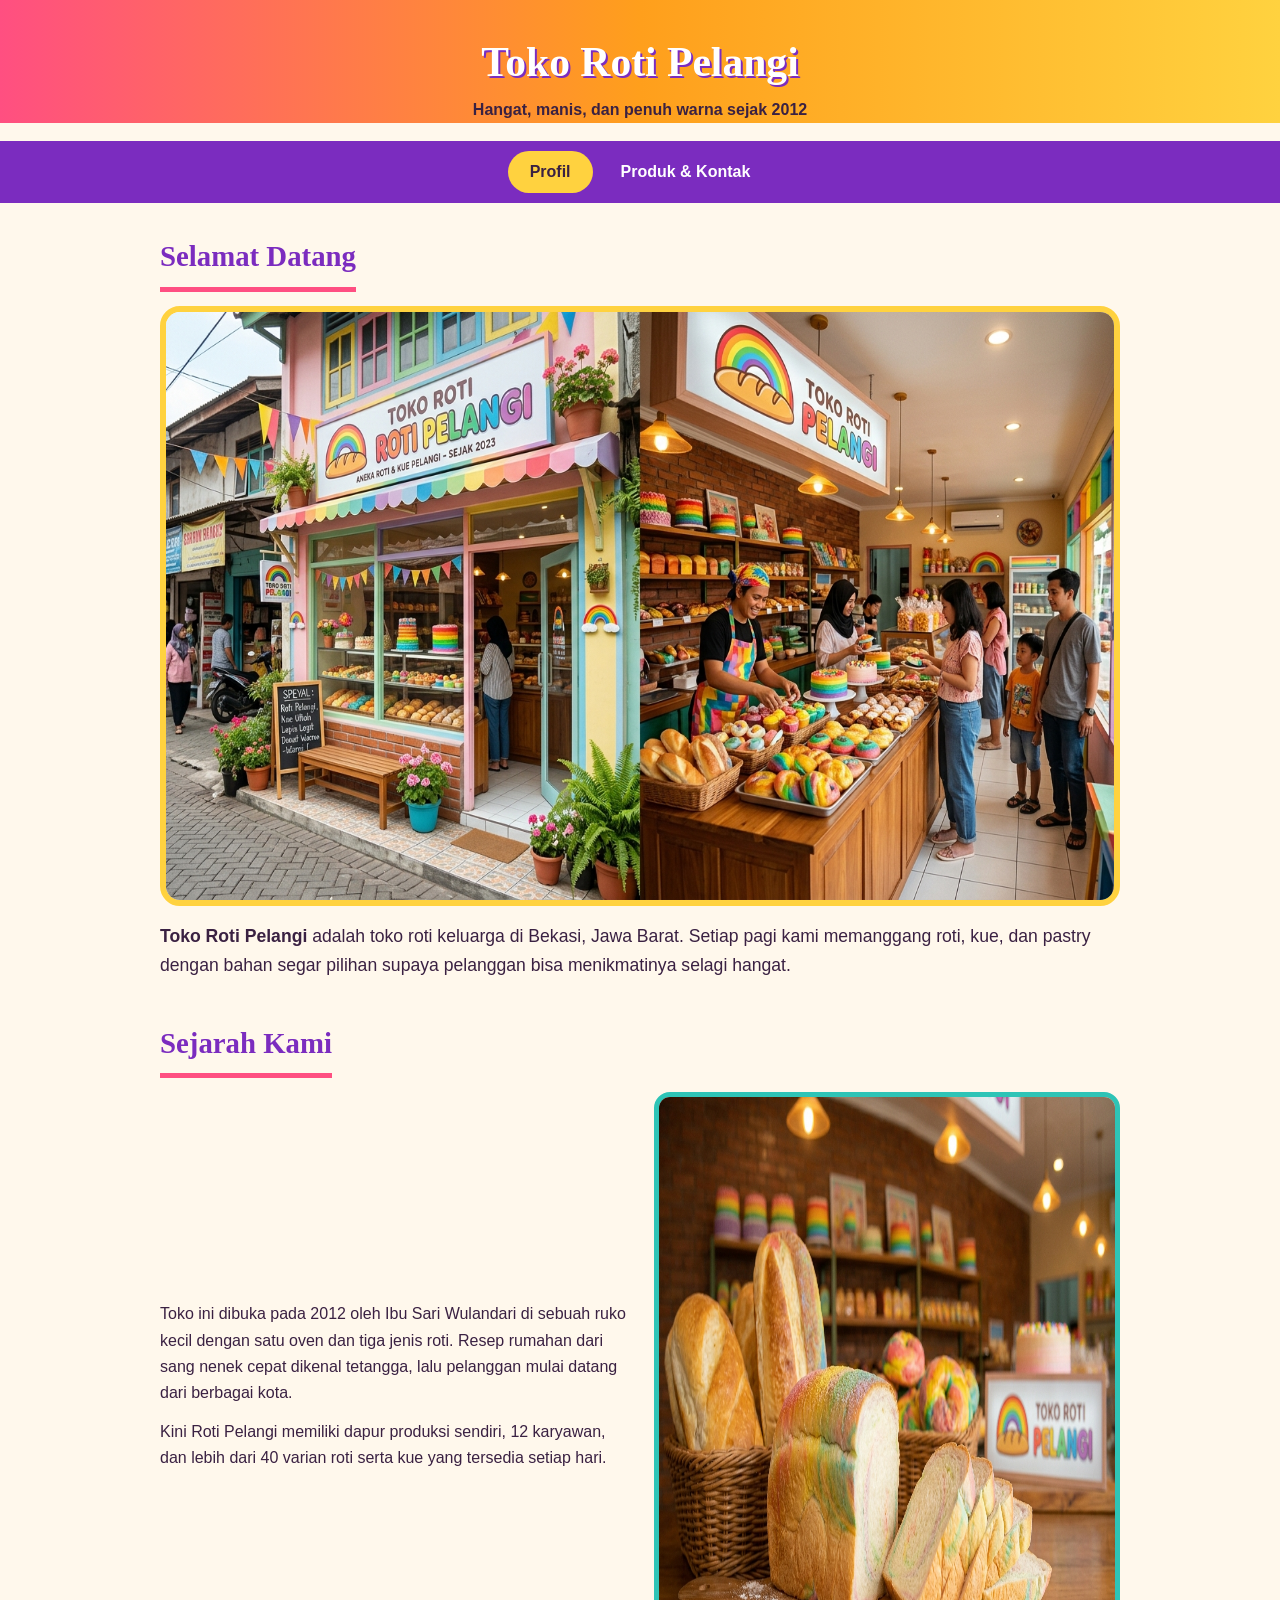
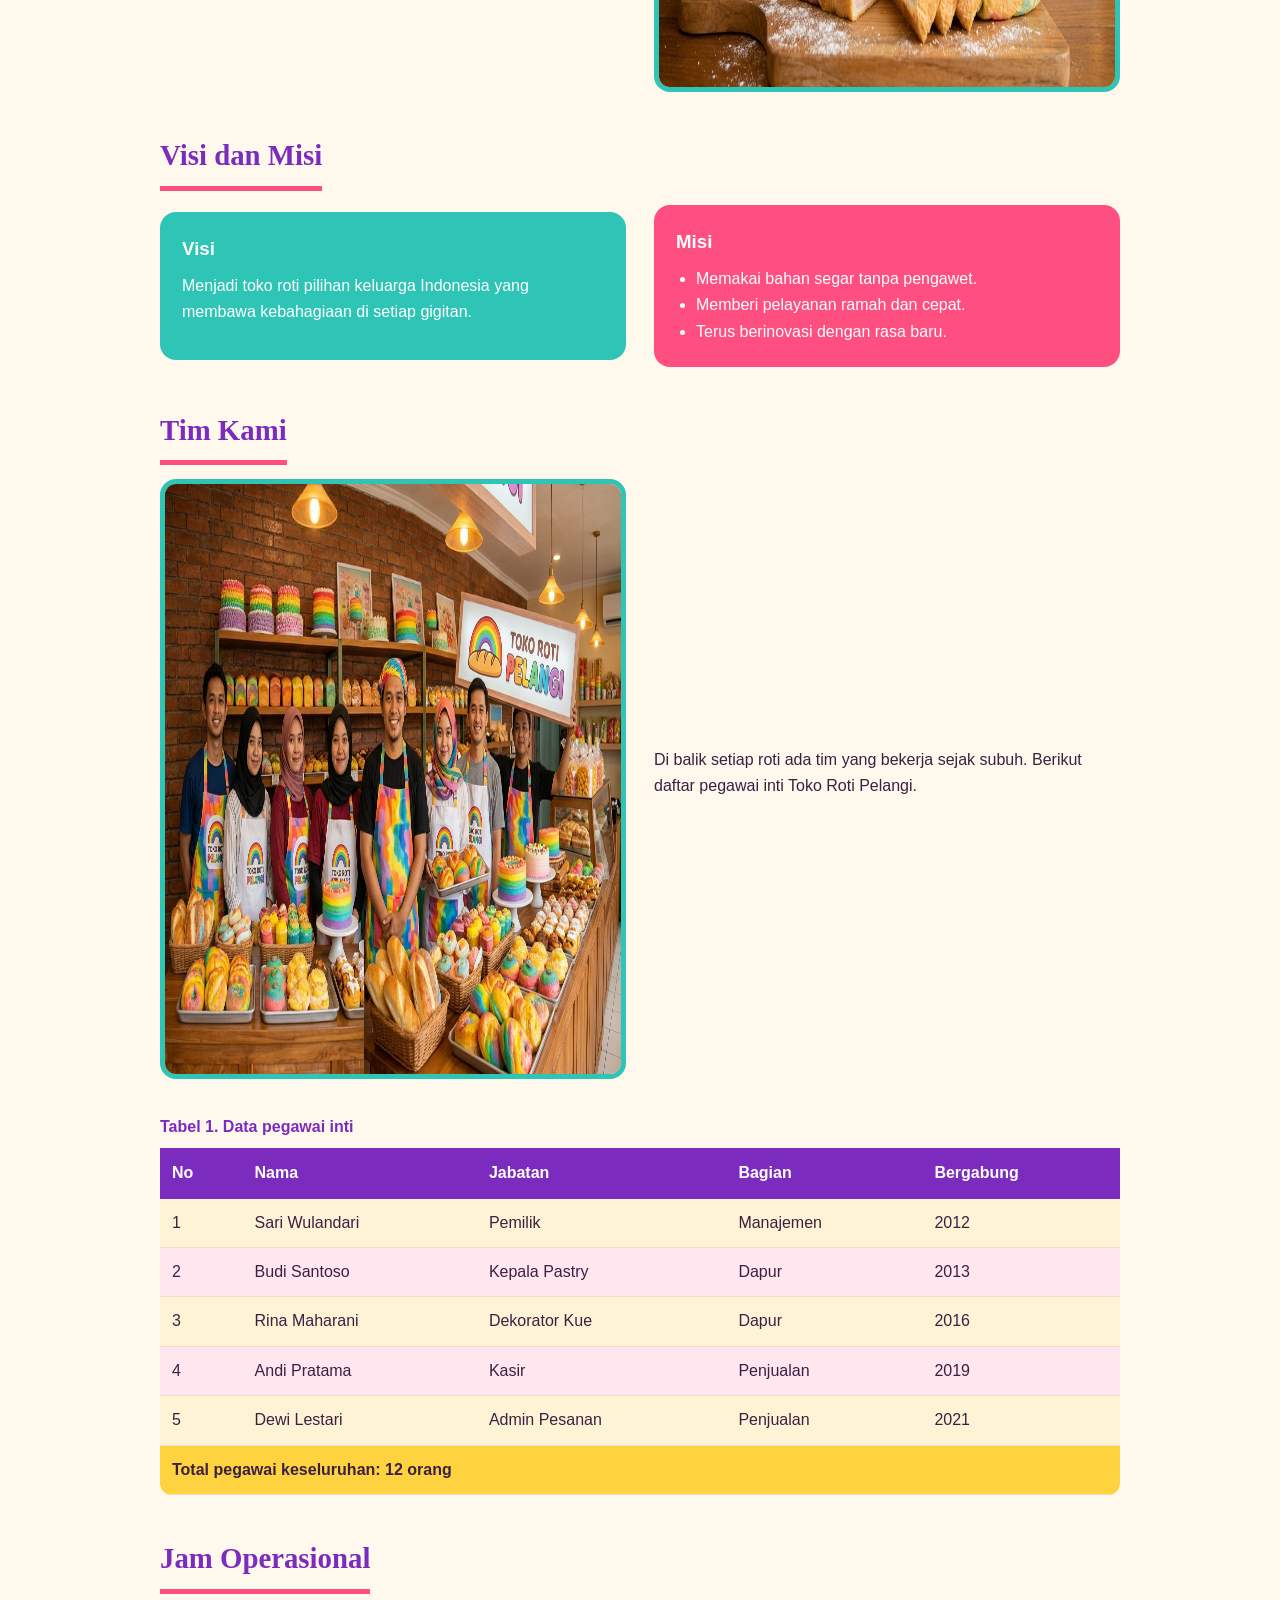
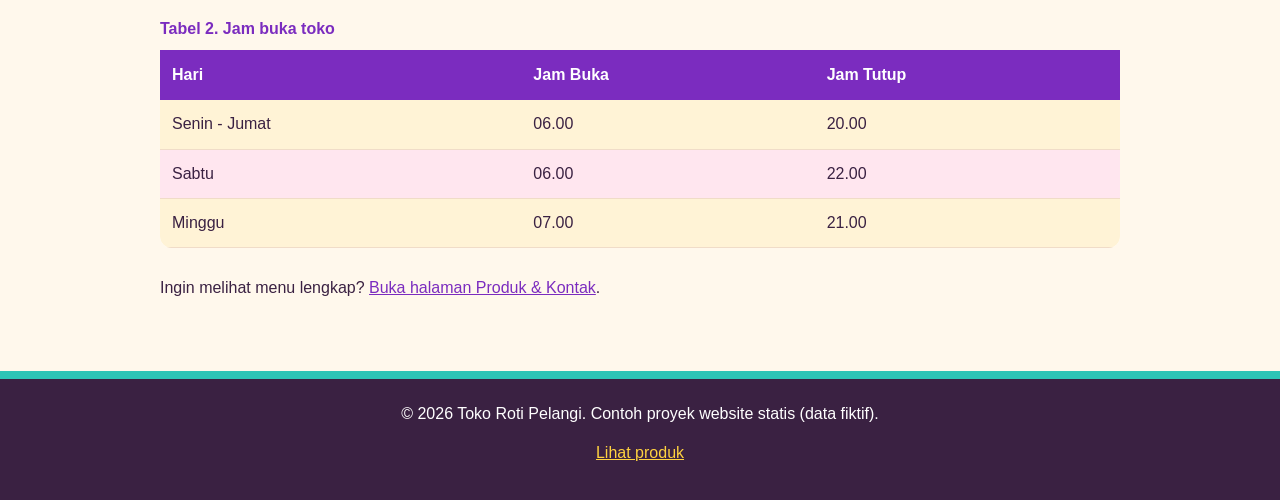
<file: index.html>
<!DOCTYPE html>
<html lang="id">
<head>
  <meta charset="UTF-8">
  <meta name="viewport" content="width=device-width, initial-scale=1.0">
  <title>Profil - Toko Roti Pelangi</title>
  <link rel="stylesheet" href="style.css">
</head>
<body>

  <!-- HEADER -->
  <header>
    <h1>Toko Roti Pelangi</h1>
    <p>Hangat, manis, dan penuh warna sejak 2012</p>
  </header>

  <!-- NAVIGASI (perpindahan halaman memakai tag a) -->
  <nav>
    <a href="index.html" class="aktif">Profil</a>
    <a href="produk.html">Produk &amp; Kontak</a>
  </nav>

  <main>

    <!-- Bagian 1: Perkenalan -->
    <section class="hero">
      <h2>Selamat Datang</h2>
      <img src="hero.jpg" alt="Tampak depan Toko Roti Pelangi" width="900" height="600">
      <p>
        <strong>Toko Roti Pelangi</strong> adalah toko roti keluarga di Bekasi, Jawa Barat.
        Setiap pagi kami memanggang roti, kue, dan pastry dengan bahan segar pilihan
        supaya pelanggan bisa menikmatinya selagi hangat.
      </p>
    </section>

    <!-- Bagian 2: Sejarah (teks + gambar) -->
    <section>
      <h2>Sejarah Kami</h2>
      <div class="dua-kolom">
        <div>
          <p>
            Toko ini dibuka pada 2012 oleh Ibu Sari Wulandari di sebuah ruko kecil dengan
            satu oven dan tiga jenis roti. Resep rumahan dari sang nenek cepat dikenal
            tetangga, lalu pelanggan mulai datang dari berbagai kota.
          </p>
          <p>
            Kini Roti Pelangi memiliki dapur produksi sendiri, 12 karyawan,
            dan lebih dari 40 varian roti serta kue yang tersedia setiap hari.
          </p>
        </div>
        <div>
          <img src="roti-tawar.jpg" alt="Roti tawar dan baguette hasil panggangan pagi" width="900" height="600">
        </div>
      </div>
    </section>

    <!-- Bagian 3: Visi & Misi -->
    <section>
      <h2>Visi dan Misi</h2>
      <div class="dua-kolom">
        <div class="kotak-warna visi">
          <h3>Visi</h3>
          <p>Menjadi toko roti pilihan keluarga Indonesia yang membawa kebahagiaan di setiap gigitan.</p>
        </div>
        <div class="kotak-warna misi">
          <h3>Misi</h3>
          <ul>
            <li>Memakai bahan segar tanpa pengawet.</li>
            <li>Memberi pelayanan ramah dan cepat.</li>
            <li>Terus berinovasi dengan rasa baru.</li>
          </ul>
        </div>
      </div>
    </section>

    <!-- Bagian 4: Tim (gambar + tabel) -->
    <section>
      <h2>Tim Kami</h2>
      <div class="dua-kolom">
        <div>
          <img src="tim.jpg" alt="Ilustrasi tim pegawai Toko Roti Pelangi" width="900" height="600">
        </div>
        <div>
          <p>
            Di balik setiap roti ada tim yang bekerja sejak subuh. Berikut daftar
            pegawai inti Toko Roti Pelangi.
          </p>
        </div>
      </div>

      <br>
      <div class="bungkus-tabel">
        <table>
          <caption>Tabel 1. Data pegawai inti</caption>
          <thead>
            <tr>
              <th>No</th>
              <th>Nama</th>
              <th>Jabatan</th>
              <th>Bagian</th>
              <th>Bergabung</th>
            </tr>
          </thead>
          <tbody>
            <tr><td>1</td><td>Sari Wulandari</td><td>Pemilik</td><td>Manajemen</td><td>2012</td></tr>
            <tr><td>2</td><td>Budi Santoso</td><td>Kepala Pastry</td><td>Dapur</td><td>2013</td></tr>
            <tr><td>3</td><td>Rina Maharani</td><td>Dekorator Kue</td><td>Dapur</td><td>2016</td></tr>
            <tr><td>4</td><td>Andi Pratama</td><td>Kasir</td><td>Penjualan</td><td>2019</td></tr>
            <tr><td>5</td><td>Dewi Lestari</td><td>Admin Pesanan</td><td>Penjualan</td><td>2021</td></tr>
          </tbody>
          <tfoot>
            <tr><td colspan="5">Total pegawai keseluruhan: 12 orang</td></tr>
          </tfoot>
        </table>
      </div>
    </section>

    <!-- Bagian 5: Tabel jam operasional -->
    <section>
      <h2>Jam Operasional</h2>
      <div class="bungkus-tabel">
        <table>
          <caption>Tabel 2. Jam buka toko</caption>
          <thead>
            <tr><th>Hari</th><th>Jam Buka</th><th>Jam Tutup</th></tr>
          </thead>
          <tbody>
            <tr><td>Senin - Jumat</td><td>06.00</td><td>20.00</td></tr>
            <tr><td>Sabtu</td><td>06.00</td><td>22.00</td></tr>
            <tr><td>Minggu</td><td>07.00</td><td>21.00</td></tr>
          </tbody>
        </table>
      </div>
      <p><br>Ingin melihat menu lengkap? <a href="produk.html">Buka halaman Produk &amp; Kontak</a>.</p>
    </section>

  </main>

  <!-- FOOTER -->
  <footer>
    <p>&copy; 2026 Toko Roti Pelangi. Contoh proyek website statis (data fiktif).</p>
    <p><a href="produk.html">Lihat produk</a></p>
  </footer>

</body>
</html>
</file>
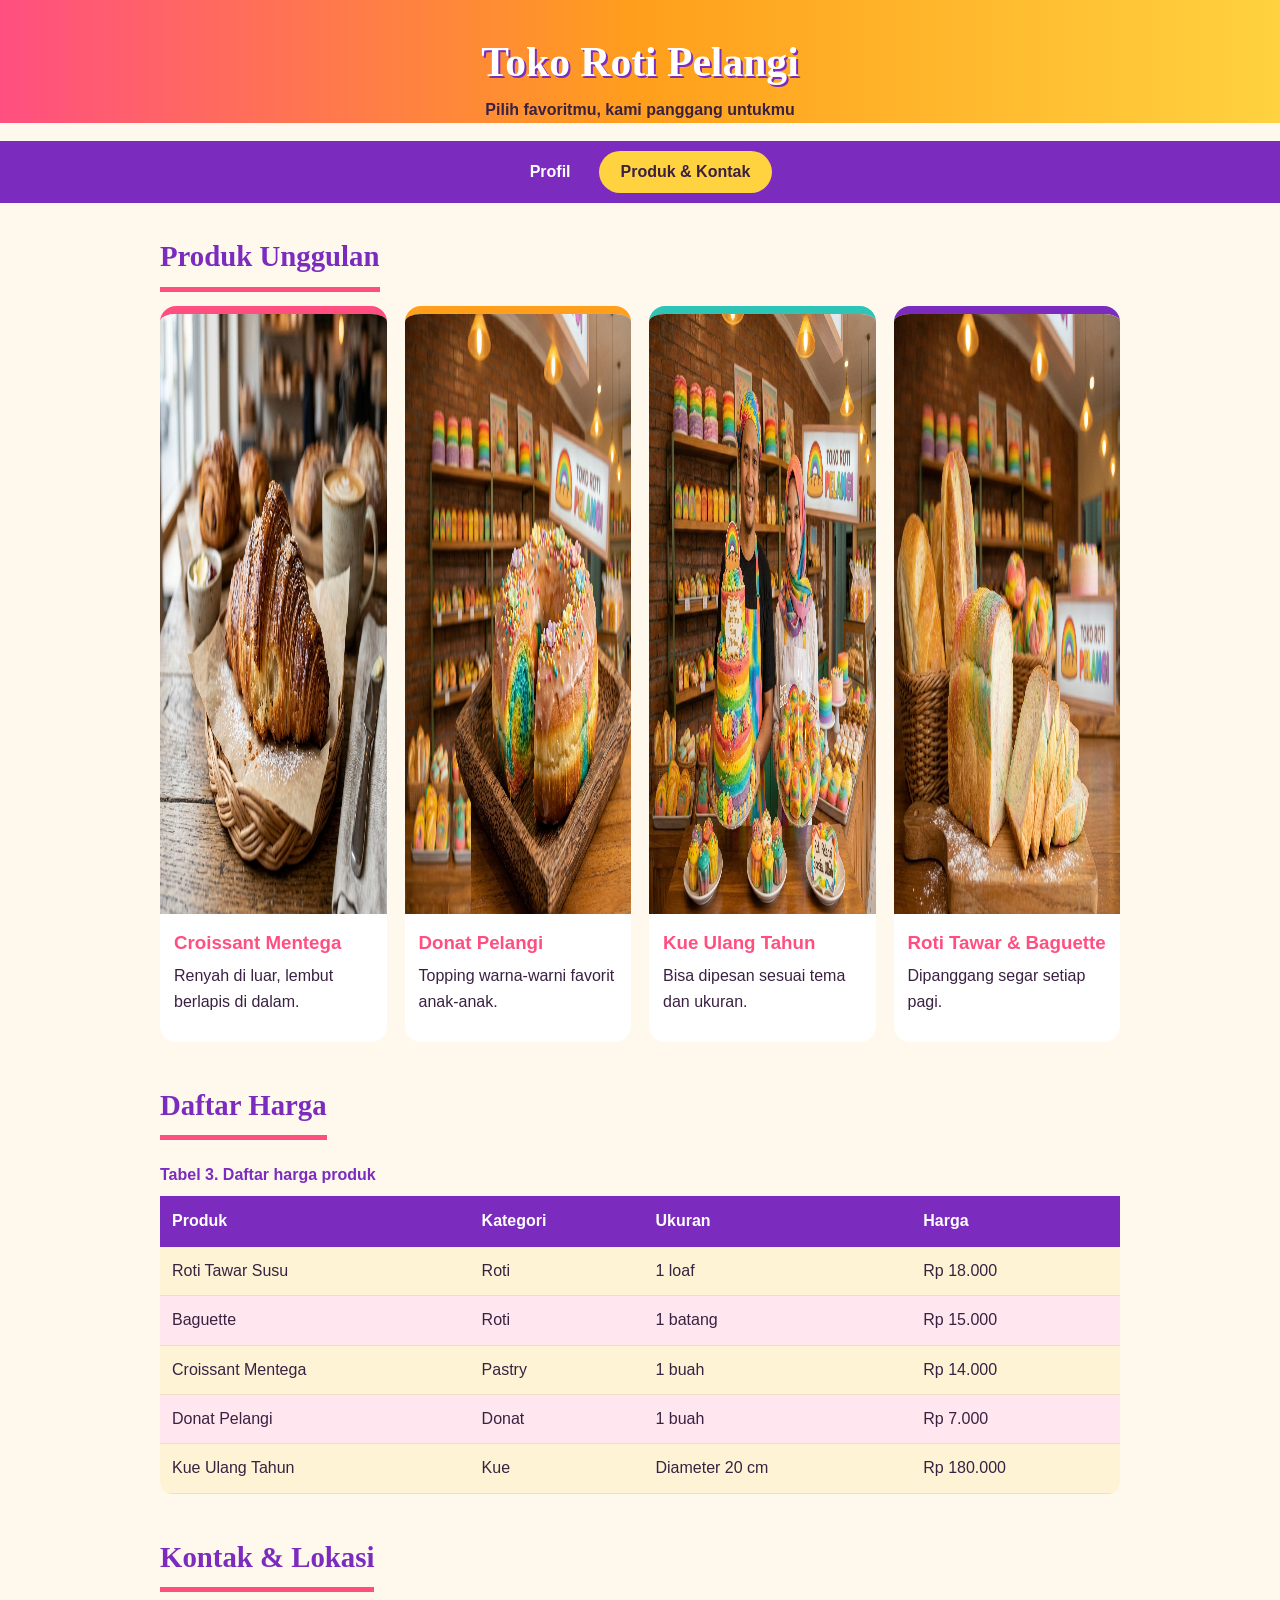
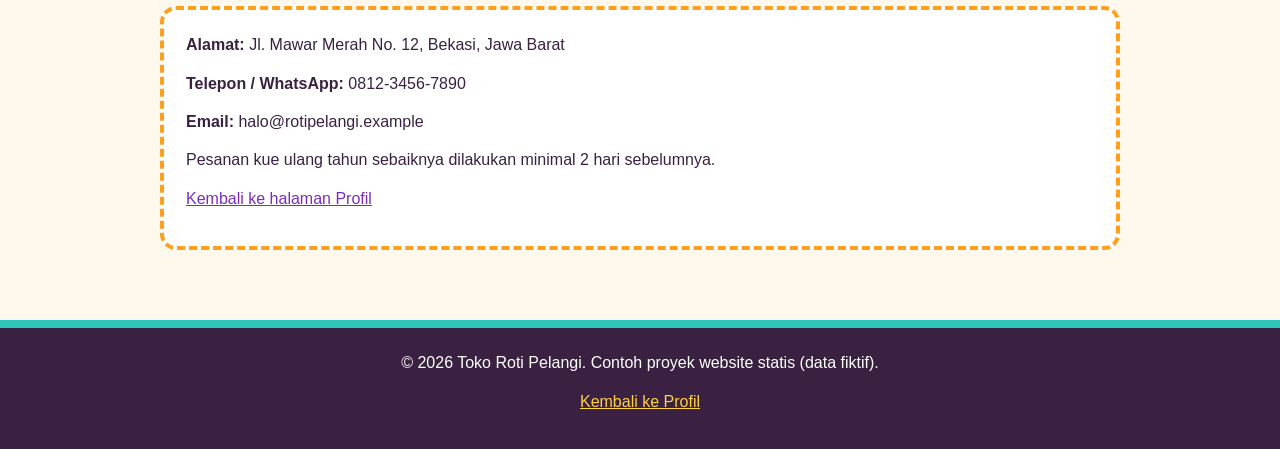
<file: produk.html>
<!DOCTYPE html>
<html lang="id">
<head>
  <meta charset="UTF-8">
  <meta name="viewport" content="width=device-width, initial-scale=1.0">
  <title>Produk &amp; Kontak - Toko Roti Pelangi</title>
  <link rel="stylesheet" href="style.css">
</head>
<body>

  <header>
    <h1>Toko Roti Pelangi</h1>
    <p>Pilih favoritmu, kami panggang untukmu</p>
  </header>

  <nav>
    <a href="index.html">Profil</a>
    <a href="produk.html" class="aktif">Produk &amp; Kontak</a>
  </nav>

  <main>

    <!-- Produk unggulan -->
    <section>
      <h2>Produk Unggulan</h2>
      <div class="grid">
        <article class="kartu">
          <img src="croissant.jpg" alt="Croissant mentega" width="900" height="600">
          <div>
            <h3>Croissant Mentega</h3>
            <p>Renyah di luar, lembut berlapis di dalam.</p>
          </div>
        </article>
        <article class="kartu">
          <img src="donat.jpg" alt="Donat aneka topping" width="900" height="600">
          <div>
            <h3>Donat Pelangi</h3>
            <p>Topping warna-warni favorit anak-anak.</p>
          </div>
        </article>
        <article class="kartu">
          <img src="kue.jpg" alt="Kue ulang tahun" width="900" height="600">
          <div>
            <h3>Kue Ulang Tahun</h3>
            <p>Bisa dipesan sesuai tema dan ukuran.</p>
          </div>
        </article>
        <article class="kartu">
          <img src="roti-tawar.jpg" alt="Roti tawar dan baguette" width="900" height="600">
          <div>
            <h3>Roti Tawar &amp; Baguette</h3>
            <p>Dipanggang segar setiap pagi.</p>
          </div>
        </article>
      </div>
    </section>

    <!-- Tabel harga -->
    <section>
      <h2>Daftar Harga</h2>
      <div class="bungkus-tabel">
        <table>
          <caption>Tabel 3. Daftar harga produk</caption>
          <thead>
            <tr><th>Produk</th><th>Kategori</th><th>Ukuran</th><th>Harga</th></tr>
          </thead>
          <tbody>
            <tr><td>Roti Tawar Susu</td><td>Roti</td><td>1 loaf</td><td>Rp 18.000</td></tr>
            <tr><td>Baguette</td><td>Roti</td><td>1 batang</td><td>Rp 15.000</td></tr>
            <tr><td>Croissant Mentega</td><td>Pastry</td><td>1 buah</td><td>Rp 14.000</td></tr>
            <tr><td>Donat Pelangi</td><td>Donat</td><td>1 buah</td><td>Rp 7.000</td></tr>
            <tr><td>Kue Ulang Tahun</td><td>Kue</td><td>Diameter 20 cm</td><td>Rp 180.000</td></tr>
          </tbody>
        </table>
      </div>
    </section>

    <!-- Kontak -->
    <section>
      <h2>Kontak &amp; Lokasi</h2>
      <div class="kontak">
        <p><strong>Alamat:</strong> Jl. Mawar Merah No. 12, Bekasi, Jawa Barat</p>
        <p><strong>Telepon / WhatsApp:</strong> 0812-3456-7890</p>
        <p><strong>Email:</strong> halo@rotipelangi.example</p>
        <p>Pesanan kue ulang tahun sebaiknya dilakukan minimal 2 hari sebelumnya.</p>
        <p><a href="index.html">Kembali ke halaman Profil</a></p>
      </div>
    </section>

  </main>

  <footer>
    <p>&copy; 2026 Toko Roti Pelangi. Contoh proyek website statis (data fiktif).</p>
    <p><a href="index.html">Kembali ke Profil</a></p>
  </footer>

</body>
</html>
</file>
<file: style.css>
/* ===== Roti Pelangi - style.css ===== */

/* Warna tema (full colour) */
:root {
  --pink: #ff4f81;
  --oranye: #ff9f1c;
  --kuning: #ffd23f;
  --tosca: #2ec4b6;
  --ungu: #7b2cbf;
  --krem: #fff8ec;
  --gelap: #3a2142;
}

* { box-sizing: border-box; margin: 0; padding: 0; }

body {
  font-family: "Trebuchet MS", Verdana, sans-serif;
  background: var(--krem);
  color: var(--gelap);
  line-height: 1.65;
}

img { max-width: 100%; display: block; }
a { color: var(--ungu); }

/* ----- HEADER ----- */
header {
  background: linear-gradient(90deg, var(--pink), var(--oranye), var(--kuning));
  padding: 28px 20px 0;
  text-align: center;
}
header h1 {
  font-family: Georgia, serif;
  font-size: 2.6rem;
  color: #fff;
  text-shadow: 2px 2px 0 var(--ungu);
}
header p { color: var(--gelap); font-weight: bold; margin-bottom: 18px; }

/* ----- NAVIGASI ----- */
nav {
  background: var(--ungu);
  display: flex;
  justify-content: center;
  gap: 6px;
  padding: 10px;
}
nav a {
  color: #fff;
  text-decoration: none;
  font-weight: bold;
  padding: 8px 22px;
  border-radius: 999px;
}
nav a:hover { background: var(--tosca); }
nav a.aktif { background: var(--kuning); color: var(--gelap); }

/* ----- LAYOUT UMUM ----- */
main { max-width: 1000px; margin: 0 auto; padding: 30px 20px; }
section { margin-bottom: 40px; }
h2 {
  font-family: Georgia, serif;
  color: var(--ungu);
  font-size: 1.8rem;
  margin-bottom: 14px;
  padding-bottom: 6px;
  border-bottom: 5px solid var(--pink);
  display: inline-block;
}
p { margin-bottom: 12px; }

/* ----- HERO ----- */
.hero img {
  width: 100%;
  border-radius: 20px;
  border: 6px solid var(--kuning);
}
.hero p { margin-top: 16px; font-size: 1.1rem; }

/* ----- TEKS + GAMBAR BERDAMPINGAN ----- */
.dua-kolom {
  display: flex;
  gap: 28px;
  align-items: center;
  flex-wrap: wrap;
}
.dua-kolom > div { flex: 1 1 320px; }
.dua-kolom img { border-radius: 16px; border: 5px solid var(--tosca); }

/* ----- KARTU ----- */
.grid {
  display: grid;
  grid-template-columns: repeat(auto-fit, minmax(210px, 1fr));
  gap: 18px;
}
.kartu {
  background: #fff;
  border-radius: 16px;
  overflow: hidden;
  border-top: 8px solid var(--pink);
}
.kartu:nth-child(2) { border-top-color: var(--oranye); }
.kartu:nth-child(3) { border-top-color: var(--tosca); }
.kartu:nth-child(4) { border-top-color: var(--ungu); }
.kartu div { padding: 14px; }
.kartu h3 { color: var(--pink); margin-bottom: 4px; }

/* ----- VISI MISI ----- */
.kotak-warna { padding: 22px; border-radius: 16px; color: #fff; }
.visi { background: var(--tosca); }
.misi { background: var(--pink); }
.kotak-warna h3 { margin-bottom: 8px; }
.kotak-warna ul { margin-left: 20px; }

/* ----- TABEL ----- */
.bungkus-tabel { overflow-x: auto; }
table {
  width: 100%;
  border-collapse: collapse;
  background: #fff;
  border-radius: 12px;
  overflow: hidden;
}
caption {
  caption-side: top;
  text-align: left;
  font-weight: bold;
  padding: 8px 0;
  color: var(--ungu);
}
th { background: var(--ungu); color: #fff; padding: 12px; text-align: left; }
td { padding: 11px 12px; border-bottom: 1px solid #f0dcc8; }
tbody tr:nth-child(odd) { background: #fff3d6; }
tbody tr:nth-child(even) { background: #ffe6ef; }
tbody tr:hover { background: #d6f5f1; }
tfoot td { background: var(--kuning); font-weight: bold; }

/* ----- FORM KONTAK ----- */
.kontak { background: #fff; padding: 22px; border-radius: 16px; border: 4px dashed var(--oranye); }

/* ----- FOOTER ----- */
footer {
  background: var(--gelap);
  color: #fff;
  text-align: center;
  padding: 22px 10px;
  border-top: 8px solid var(--tosca);
}
footer a { color: var(--kuning); }

@media (max-width: 600px) {
  header h1 { font-size: 1.9rem; }
  nav { flex-wrap: wrap; }
}
</file>
